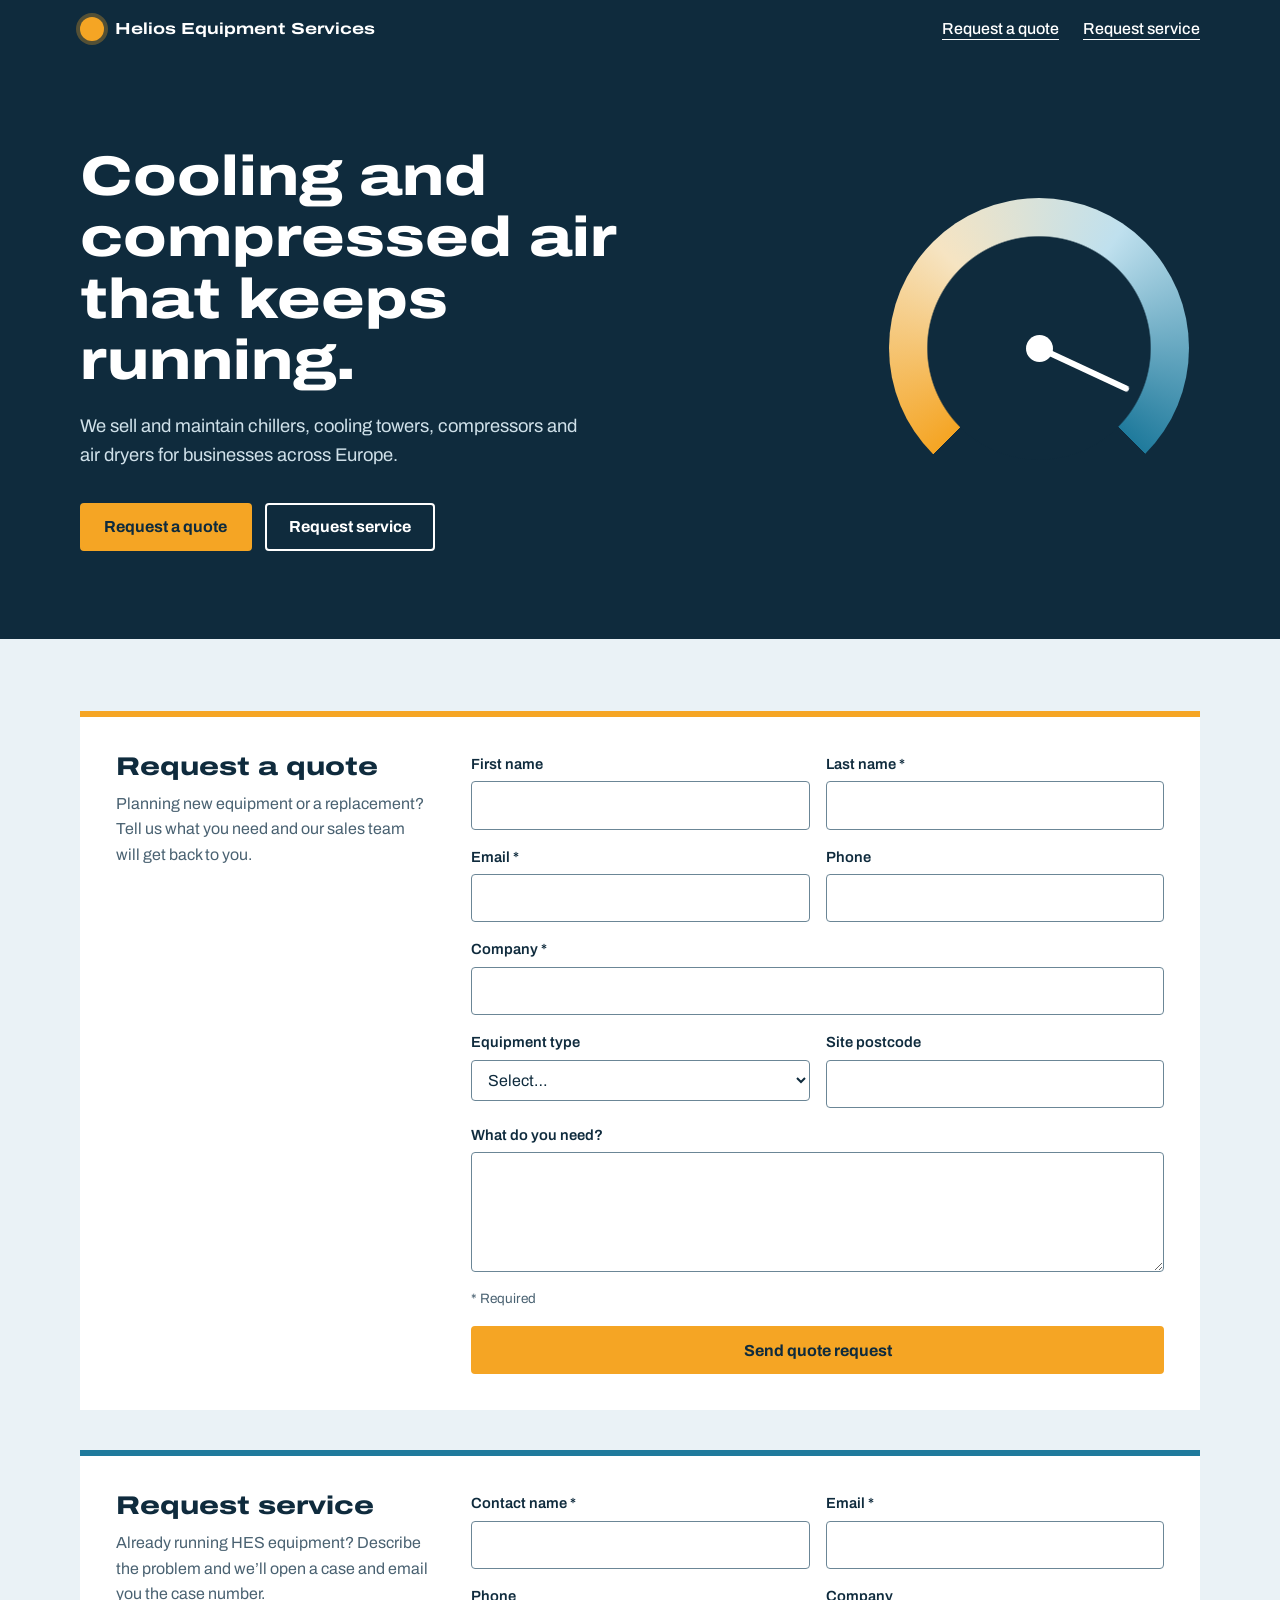
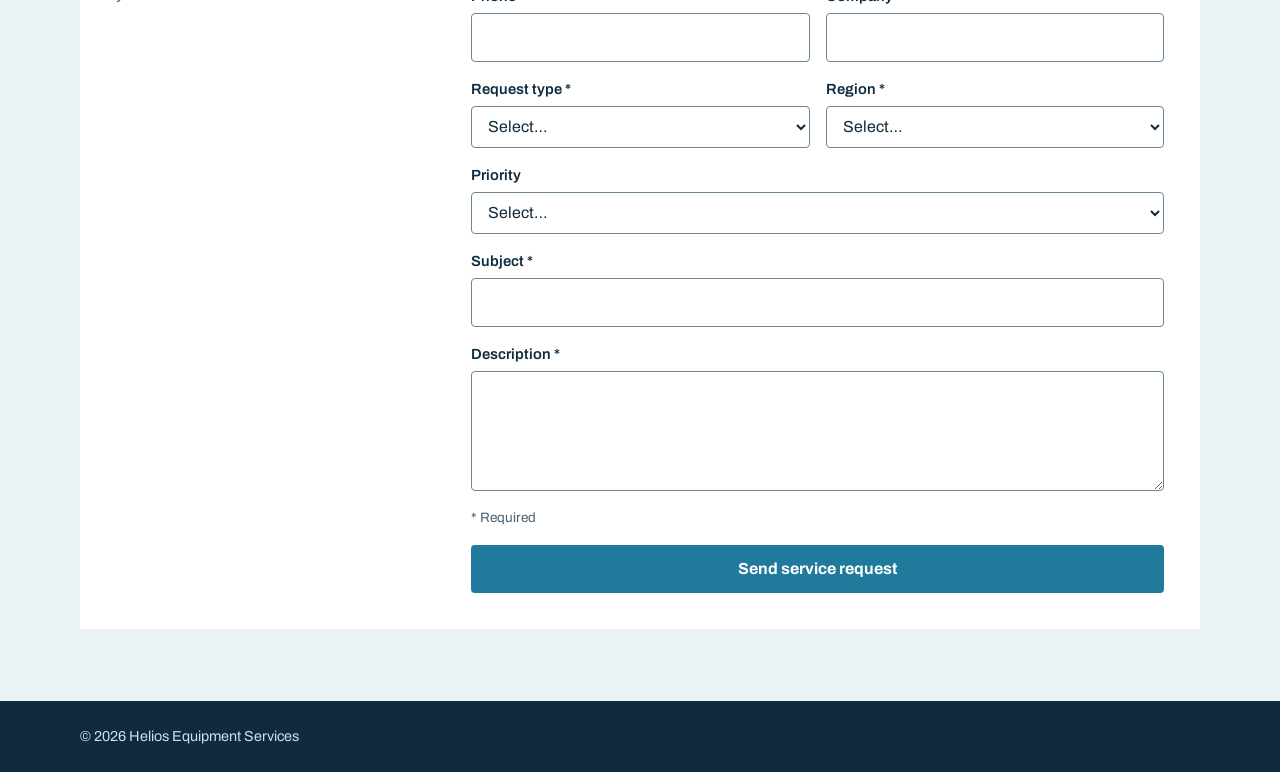
<file: index.html>
<!DOCTYPE html>
<html lang="en">
<head>
<meta charset="UTF-8">
<meta name="viewport" content="width=device-width, initial-scale=1">
<title>Helios Equipment Services</title>
<meta name="description" content="Helios Equipment Services sells and maintains industrial cooling and compressed-air equipment across Europe.">
<link rel="icon" href="data:image/svg+xml,%3Csvg xmlns='http://www.w3.org/2000/svg' viewBox='0 0 32 32'%3E%3Ccircle cx='16' cy='16' r='12' fill='%23F5A524'/%3E%3C/svg%3E">
<link rel="preconnect" href="https://fonts.googleapis.com">
<link rel="preconnect" href="https://fonts.gstatic.com" crossorigin>
<link rel="stylesheet" href="https://fonts.googleapis.com/css2?family=Archivo:wdth,wght@62..125,400..800&display=swap">
<link rel="stylesheet" href="styles.css">
</head>
<body>

<header><div class="wrap">
  <a class="brand" href="index.html"><i aria-hidden="true"></i>Helios Equipment Services</a>
  <nav aria-label="Main"><a href="#quote">Request a quote</a><a href="#service">Request service</a></nav>
</div></header>

<section class="hero"><div class="wrap">
  <div>
    <h1>Cooling and compressed air that keeps running.</h1>
    <p>We sell and maintain chillers, cooling towers, compressors and air dryers for businesses across Europe.</p>
    <div class="btns"><a class="btn" href="#quote">Request a quote</a><a class="btn ghost" href="#service">Request service</a></div>
  </div>
  <div class="dial" aria-hidden="true"></div>
</div></section>

<main class="forms"><div class="wrap">

  <!-- Web-to-Lead -->
  <section class="panel" id="quote" aria-labelledby="quote-h">
    <h2 id="quote-h">Request a quote</h2>
    <p>Planning new equipment or a replacement? Tell us what you need and our sales team will get back to you.</p>
    <form action="https://webto.salesforce.com/servlet/servlet.WebToLead?encoding=UTF-8&amp;orgId=00Dbm000014qZ6v" method="POST">
      <input type="hidden" name="oid" value="00Dbm000014qZ6v">
      <input type="hidden" name="retURL" value="https://raka-30268.github.io/HES-Website/thank-you.html">
      <input type="hidden" name="lead_source" value="Web">

      <div class="row">
        <div><label for="q-first">First name</label><input id="q-first" name="first_name" maxlength="40" type="text" autocomplete="given-name"></div>
        <div><label for="q-last">Last name *</label><input id="q-last" name="last_name" maxlength="80" type="text" required autocomplete="family-name"></div>
      </div>
      <div class="row">
        <div><label for="q-email">Email *</label><input id="q-email" name="email" maxlength="80" type="email" required autocomplete="email"></div>
        <div><label for="q-phone">Phone</label><input id="q-phone" name="phone" maxlength="40" type="tel" autocomplete="tel"></div>
      </div>
      <label for="q-company">Company *</label>
      <input id="q-company" name="company" maxlength="40" type="text" required autocomplete="organization">
      <div class="row">
        <div>
          <label for="q-equipment">Equipment type</label>
          <select id="q-equipment" name="00Nbm00003lsDmr">
            <option value="">Select…</option>
            <option value="Chiller">Chiller</option>
            <option value="Cooling Tower">Cooling Tower</option>
            <option value="Compressor">Compressor</option>
            <option value="Air Dryer">Air Dryer</option>
          </select>
        </div>
        <div><label for="q-postcode">Site postcode</label><input id="q-postcode" name="00Nbm00003lsEFt" maxlength="20" type="text" autocomplete="postal-code"></div>
      </div>
      <label for="q-description">What do you need?</label>
      <textarea id="q-description" name="description"></textarea>
      <p class="note">* Required</p>
      <input class="btn" type="submit" name="submit" value="Send quote request">
    </form>
  </section>

  <!-- Web-to-Case -->
  <section class="panel service" id="service" aria-labelledby="service-h">
    <h2 id="service-h">Request service</h2>
    <p>Already running HES equipment? Describe the problem and we’ll open a case and email you the case number.</p>
    <form action="https://webto.salesforce.com/servlet/servlet.WebToCase?encoding=UTF-8&amp;orgId=00Dbm000014qZ6v" method="POST">
      <input type="hidden" name="orgid" value="00Dbm000014qZ6v">
      <input type="hidden" name="retURL" value="https://raka-30268.github.io/HES-Website/thank-you.html">

      <div class="row">
        <div><label for="s-name">Contact name *</label><input id="s-name" name="name" maxlength="80" type="text" required autocomplete="name"></div>
        <div><label for="s-email">Email *</label><input id="s-email" name="email" maxlength="80" type="email" required autocomplete="email"></div>
      </div>
      <div class="row">
        <div><label for="s-phone">Phone</label><input id="s-phone" name="phone" maxlength="40" type="tel" autocomplete="tel"></div>
        <div><label for="s-company">Company</label><input id="s-company" name="company" maxlength="80" type="text" autocomplete="organization"></div>
      </div>
      <div class="row">
        <div>
          <label for="s-type">Request type *</label>
          <select id="s-type" name="recordType" required>
            <option value="">Select…</option>
            <option value="012bm00000DMycL">Billing</option>
            <option value="012bm00000DMyUH">Technical</option>
          </select>
        </div>
        <div>
          <label for="s-region">Region *</label>
          <select id="s-region" name="00Nbm00003m6CcP" required>
            <option value="">Select…</option>
            <option value="Benelux">Benelux</option>
            <option value="Nordics">Nordics</option>
            <option value="DACH">DACH</option>
            <option value="UK &amp; Ireland">UK &amp; Ireland</option>
            <option value="Southern Europe">Southern Europe</option>
          </select>
        </div>
      </div>
      <label for="s-priority">Priority</label>
      <select id="s-priority" name="priority">
        <option value="">Select…</option>
        <option value="High">High</option>
        <option value="Medium">Medium</option>
        <option value="Low">Low</option>
      </select>
      <label for="s-subject">Subject *</label>
      <input id="s-subject" name="subject" maxlength="80" type="text" required>
      <label for="s-description">Description *</label>
      <textarea id="s-description" name="description" required></textarea>
      <p class="note">* Required</p>
      <input class="btn" type="submit" name="submit" value="Send service request">
    </form>
  </section>

</div></main>

<footer><div class="wrap">© 2026 Helios Equipment Services</div></footer>

</body>
</html>
</file>
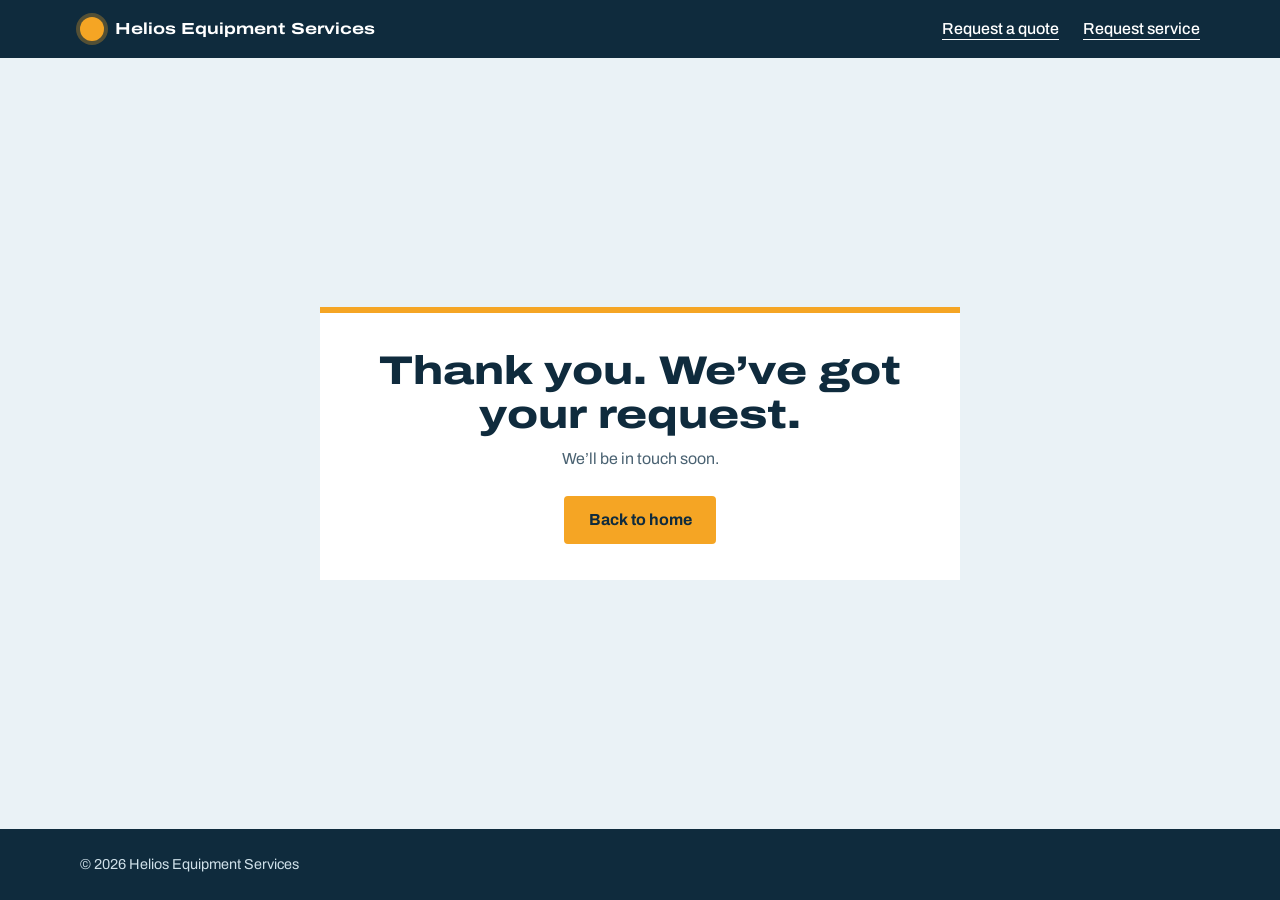
<file: thank-you.html>
<!DOCTYPE html>
<html lang="en">
<head>
<meta charset="UTF-8">
<meta name="viewport" content="width=device-width, initial-scale=1">
<meta name="robots" content="noindex">
<title>Thank you | Helios Equipment Services</title>
<link rel="icon" href="data:image/svg+xml,%3Csvg xmlns='http://www.w3.org/2000/svg' viewBox='0 0 32 32'%3E%3Ccircle cx='16' cy='16' r='12' fill='%23F5A524'/%3E%3C/svg%3E">
<link rel="preconnect" href="https://fonts.googleapis.com">
<link rel="preconnect" href="https://fonts.gstatic.com" crossorigin>
<link rel="stylesheet" href="https://fonts.googleapis.com/css2?family=Archivo:wdth,wght@62..125,400..800&display=swap">
<link rel="stylesheet" href="styles.css">
</head>
<body>

<header><div class="wrap">
  <a class="brand" href="index.html"><i aria-hidden="true"></i>Helios Equipment Services</a>
  <nav aria-label="Main"><a href="index.html#quote">Request a quote</a><a href="index.html#service">Request service</a></nav>
</div></header>

<main class="thanks"><div class="wrap">
  <div class="panel">
    <h1>Thank you. We’ve got your request.</h1>
    <p>We’ll be in touch soon.</p>
    <a class="btn" href="index.html">Back to home</a>
  </div>
</div></main>

<footer><div class="wrap">© 2026 Helios Equipment Services</div></footer>

</body>
</html>
</file>
<file: styles.css>
:root{--ink:#0F2B3D;--frost:#EAF2F6;--cool:#1F7A9C;--sun:#F5A524;--muted:#4A6272;--edge:#6B8696}
*{box-sizing:border-box}
html{scroll-behavior:smooth;scroll-padding-top:1rem}
body{margin:0;font:400 1rem/1.6 Archivo,system-ui,-apple-system,"Segoe UI",Roboto,sans-serif;color:var(--ink);background:var(--frost);display:flex;flex-direction:column;min-height:100vh;min-height:100dvh}
main{flex:1}
:focus-visible{outline:3px solid var(--sun);outline-offset:3px}
.wrap{width:min(1120px,100% - 2.5rem);margin-inline:auto}
h1,h2{margin:0;font-stretch:125%;font-weight:800;line-height:1.1}

/* Header, hero, footer share one ink block */
header,.hero,footer{background:var(--ink);color:#fff}
header .wrap{display:flex;flex-wrap:wrap;align-items:center;justify-content:space-between;gap:.75rem 1.5rem;padding-block:1rem}
.brand{display:flex;align-items:center;gap:.7rem;color:#fff;text-decoration:none;font-weight:700;font-stretch:125%}
.brand i{width:1.5rem;height:1.5rem;border-radius:50%;background:var(--sun);box-shadow:0 0 0 4px rgba(245,165,36,.3)}
nav{display:flex;gap:1.5rem}
nav a{color:#fff;font-weight:500;text-underline-offset:.3em}
.hero{padding-block:clamp(2.5rem,7vw,5.5rem)}
.hero .wrap{display:grid;grid-template-columns:1.4fr .6fr;gap:3rem;align-items:center}
.hero h1{font-size:clamp(2.1rem,5vw,3.5rem);max-width:15ch}
.hero p{max-width:46ch;margin:1.25rem 0 2rem;font-size:1.15rem;color:#CFE0E9}
.btns{display:flex;flex-wrap:wrap;gap:.8rem}
.btn{display:inline-block;padding:.85rem 1.4rem;border:2px solid var(--sun);border-radius:4px;background:var(--sun);color:var(--ink);font:700 1rem Archivo,system-ui,sans-serif;text-align:center;text-decoration:none;cursor:pointer}
.btn.ghost{background:none;border-color:#fff;color:#fff}

/* Temperature dial: the needle sweeps from hot to cool once on load */
.dial{position:relative;justify-self:center;width:min(300px,70vw);aspect-ratio:1;border-radius:50%;
background:radial-gradient(closest-side,var(--ink) 0 74%,transparent 75%),conic-gradient(from 225deg,var(--sun),#F6E4C2 90deg,#BFE0EE 170deg,var(--cool) 270deg,transparent 270deg)}
.dial::before,.dial::after{content:"";position:absolute;left:50%;top:50%}
.dial::before{width:9%;aspect-ratio:1;margin:-4.5% 0 0 -4.5%;border-radius:50%;background:#fff;z-index:1}
.dial::after{width:33%;height:6px;margin-top:-3px;border-radius:3px;background:#fff;transform-origin:0 50%;transform:rotate(385deg);animation:sweep 2.4s cubic-bezier(.2,.8,.2,1) both}
@keyframes sweep{from{transform:rotate(135deg)}}
@media (prefers-reduced-motion:reduce){.dial::after{animation:none}}

/* Forms */
.forms{padding-block:clamp(2.5rem,6vw,4.5rem)}
.forms .wrap{display:grid;gap:2.5rem}
@media (min-width:1000px){
.forms .panel{display:grid;grid-template-columns:minmax(0,1fr) minmax(0,2.2fr);grid-template-rows:auto 1fr;column-gap:2.5rem}
.forms .panel h2,.forms .panel>p{grid-column:1}
.forms .panel>p{align-self:start;margin-bottom:0}
.forms .panel form{grid-column:2;grid-row:1/span 2}
}
.panel{padding:clamp(1.25rem,3vw,2.25rem);border-top:6px solid var(--sun);background:#fff}
.panel.service{border-top-color:var(--cool)}
.panel h2{font-size:1.6rem}
.panel>p{max-width:52ch;margin:.6rem 0 1.5rem;color:var(--muted)}
.row{display:grid;grid-template-columns:repeat(auto-fit,minmax(min(100%,190px),1fr));column-gap:1rem}
label{display:block;margin-bottom:.3rem;font-size:.92rem;font-weight:600}
input,select,textarea{display:block;width:100%;margin-bottom:1rem;padding:.65rem .75rem;border:1.5px solid var(--edge);border-radius:4px;background:#fff;color:var(--ink);font:inherit}
textarea{min-height:7.5rem;resize:vertical}
input:focus,select:focus,textarea:focus{outline:3px solid var(--sun);outline-offset:0;border-color:var(--ink)}
.note{margin:0 0 1rem;font-size:.85rem;color:var(--muted)}
form .btn{width:100%;margin:0}
.service .btn{background:var(--cool);border-color:var(--cool);color:#fff}

/* Thank-you page */
.thanks{display:flex;align-items:center;padding-block:clamp(2.5rem,8vw,6rem)}
.thanks .panel{max-width:640px;margin-inline:auto;text-align:center}
.thanks .panel>p{margin-inline:auto}
.thanks h1{margin-bottom:.4rem;font-size:clamp(1.8rem,4vw,2.5rem)}

footer{padding-block:1.5rem;color:#CFE0E9;font-size:.9rem}

@media (max-width:760px){
.hero .wrap{grid-template-columns:1fr}
.dial{justify-self:start;width:min(220px,60vw)}
}
</file>
